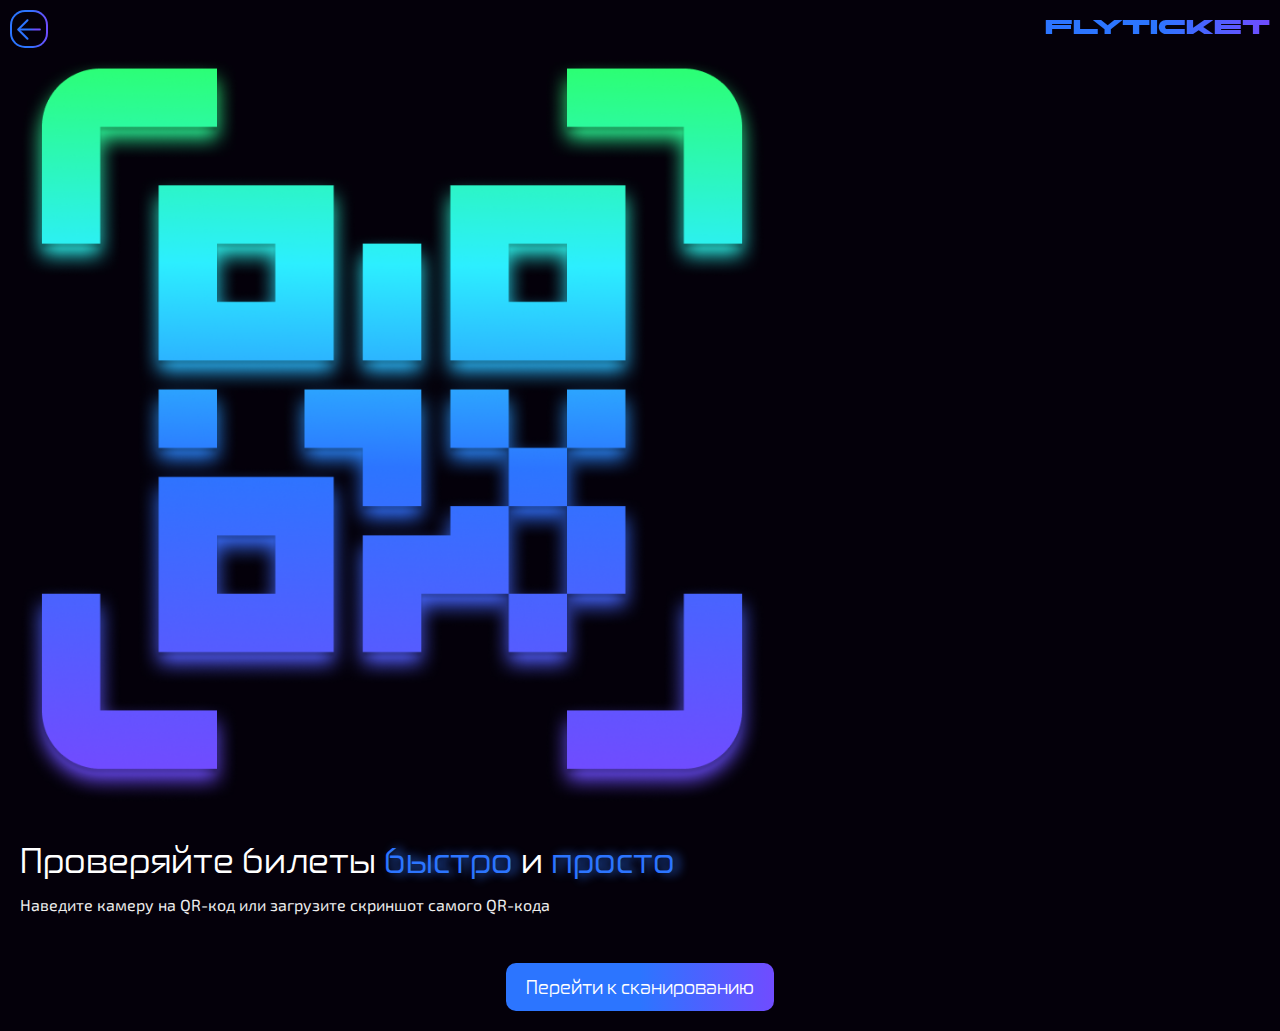
<file: index.html>
<!DOCTYPE html>
<html lang="en">
  <head>
    <meta charset="UTF-8" />
    <meta name="viewport" content="width=device-width, initial-scale=1.0" />
    <link rel="stylesheet" href="main.css" />
    <title>FlyTicket</title>
  </head>
  <body>
    <header class="header">
      <button class="back brd_grd">
        <svg
          width="73"
          height="64"
          viewBox="0 0 73 64"
          fill="none"
          xmlns="http://www.w3.org/2000/svg"
        >
          <path
            d="M6.87497 28.875H69.375C70.2038 28.875 70.9986 29.2043 71.5847 29.7903C72.1707 30.3764 72.5 31.1712 72.5 32C72.5 32.8288 72.1707 33.6237 71.5847 34.2098C70.9986 34.7958 70.2038 35.125 69.375 35.125H6.87497C6.04617 35.125 5.25131 34.7958 4.66526 34.2098C4.07921 33.6237 3.74997 32.8288 3.74997 32C3.74997 31.1712 4.07921 30.3764 4.66526 29.7903C5.25131 29.2043 6.04617 28.875 6.87497 28.875Z"
            fill="url(#paint0_linear_33_57)"
          />
          <path
            d="M8.16872 32L34.0875 57.9125C34.6743 58.4993 35.0039 59.2952 35.0039 60.125C35.0039 60.9549 34.6743 61.7507 34.0875 62.3375C33.5007 62.9243 32.7048 63.254 31.875 63.254C31.0451 63.254 30.2493 62.9243 29.6625 62.3375L1.53747 34.2125C1.24645 33.9223 1.01556 33.5774 0.858018 33.1977C0.700478 32.8181 0.619385 32.4111 0.619385 32C0.619385 31.589 0.700478 31.182 0.858018 30.8023C1.01556 30.4227 1.24645 30.0778 1.53747 29.7875L29.6625 1.66254C30.2493 1.07575 31.0451 0.746094 31.875 0.746094C32.7048 0.746094 33.5007 1.07575 34.0875 1.66254C34.6743 2.24933 35.0039 3.04519 35.0039 3.87504C35.0039 4.70489 34.6743 5.50075 34.0875 6.08754L8.16872 32Z"
            fill="url(#paint1_linear_33_57)"
          />
          <defs>
            <linearGradient
              id="paint0_linear_33_57"
              x1="0.619386"
              y1="31.6997"
              x2="72.4978"
              y2="32.4941"
              gradientUnits="userSpaceOnUse"
            >
              <stop offset="0.5" stop-color="#2C75FF" />
              <stop offset="0.755" stop-color="#704CFF" />
            </linearGradient>
            <linearGradient
              id="paint1_linear_33_57"
              x1="0.619386"
              y1="31.6997"
              x2="72.4978"
              y2="32.4941"
              gradientUnits="userSpaceOnUse"
            >
              <stop offset="0.5" stop-color="#2C75FF" />
              <stop offset="0.755" stop-color="#704CFF" />
            </linearGradient>
          </defs>
        </svg>
      </button>
      <div class="logo">FlyTicket</div>
    </header>
    <section>
      <img src="/assets/picture/qr_picture.png" class="qr_picture" />
      <h1 class="title">
        Проверяйте билеты <span>быстро</span> и <span>просто</span>
      </h1>
      <p class="prompt">
        Наведите камеру на QR-код или загрузите скриншот самого QR-кода
      </p>
      <div class="btn_scan_wrapper">
        <button id="scan" class="btn_primary btn_scan">
          Перейти к сканированию
        </button>
      </div>
    </section>
    <script src="/index.js"></script>
  </body>
</html>
</file>
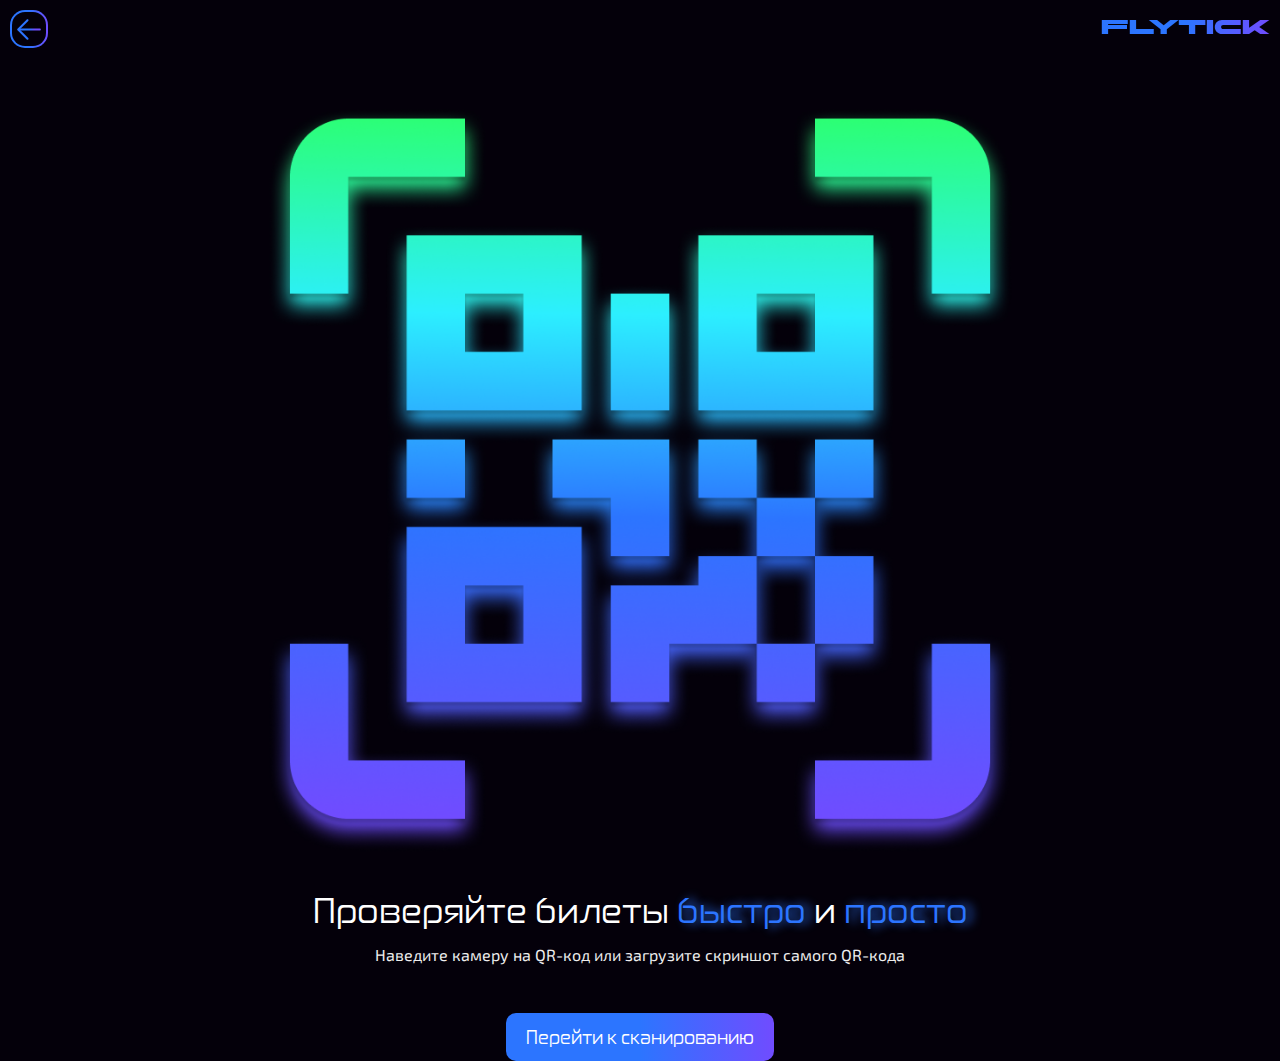
<file: landing-scan.html>
<!DOCTYPE html>
<html lang="en">

<head>
  <meta charset="UTF-8" />
  <meta name="viewport" content="width=device-width, initial-scale=1.0" />
  <link rel="stylesheet" href="main.css" />
  <title>FlyTick</title>
</head>

<body>
  <header class="header">
    <button class="back brd_grd">
      <svg width="73" height="64" viewBox="0 0 73 64" fill="none" xmlns="http://www.w3.org/2000/svg">
        <path
          d="M6.87497 28.875H69.375C70.2038 28.875 70.9986 29.2043 71.5847 29.7903C72.1707 30.3764 72.5 31.1712 72.5 32C72.5 32.8288 72.1707 33.6237 71.5847 34.2098C70.9986 34.7958 70.2038 35.125 69.375 35.125H6.87497C6.04617 35.125 5.25131 34.7958 4.66526 34.2098C4.07921 33.6237 3.74997 32.8288 3.74997 32C3.74997 31.1712 4.07921 30.3764 4.66526 29.7903C5.25131 29.2043 6.04617 28.875 6.87497 28.875Z"
          fill="url(#paint0_linear_33_57)" />
        <path
          d="M8.16872 32L34.0875 57.9125C34.6743 58.4993 35.0039 59.2952 35.0039 60.125C35.0039 60.9549 34.6743 61.7507 34.0875 62.3375C33.5007 62.9243 32.7048 63.254 31.875 63.254C31.0451 63.254 30.2493 62.9243 29.6625 62.3375L1.53747 34.2125C1.24645 33.9223 1.01556 33.5774 0.858018 33.1977C0.700478 32.8181 0.619385 32.4111 0.619385 32C0.619385 31.589 0.700478 31.182 0.858018 30.8023C1.01556 30.4227 1.24645 30.0778 1.53747 29.7875L29.6625 1.66254C30.2493 1.07575 31.0451 0.746094 31.875 0.746094C32.7048 0.746094 33.5007 1.07575 34.0875 1.66254C34.6743 2.24933 35.0039 3.04519 35.0039 3.87504C35.0039 4.70489 34.6743 5.50075 34.0875 6.08754L8.16872 32Z"
          fill="url(#paint1_linear_33_57)" />
        <defs>
          <linearGradient id="paint0_linear_33_57" x1="0.619386" y1="31.6997" x2="72.4978" y2="32.4941"
            gradientUnits="userSpaceOnUse">
            <stop offset="0.5" stop-color="#2C75FF" />
            <stop offset="0.755" stop-color="#704CFF" />
          </linearGradient>
          <linearGradient id="paint1_linear_33_57" x1="0.619386" y1="31.6997" x2="72.4978" y2="32.4941"
            gradientUnits="userSpaceOnUse">
            <stop offset="0.5" stop-color="#2C75FF" />
            <stop offset="0.755" stop-color="#704CFF" />
          </linearGradient>
        </defs>
      </svg>
    </button>
    <div class="logo">FlyTick</div>
  </header>
  <section class="landing-scan_section">
    <img src="assets/picture/qr_picture.png" class="qr_picture" />
    <h1 class="title">
      Проверяйте билеты <span>быстро</span> и <span>просто</span>
    </h1>
    <p class="prompt">
      Наведите камеру на QR-код или загрузите скриншот самого QR-кода
    </p>
    <div class="btn_scan_wrapper">
      <button id="scan" class="btn_primary btn_scan">
        Перейти к сканированию
      </button>
    </div>
  </section>
  <script src="landing-scan.js"></script>
</body>

</html>
</file>
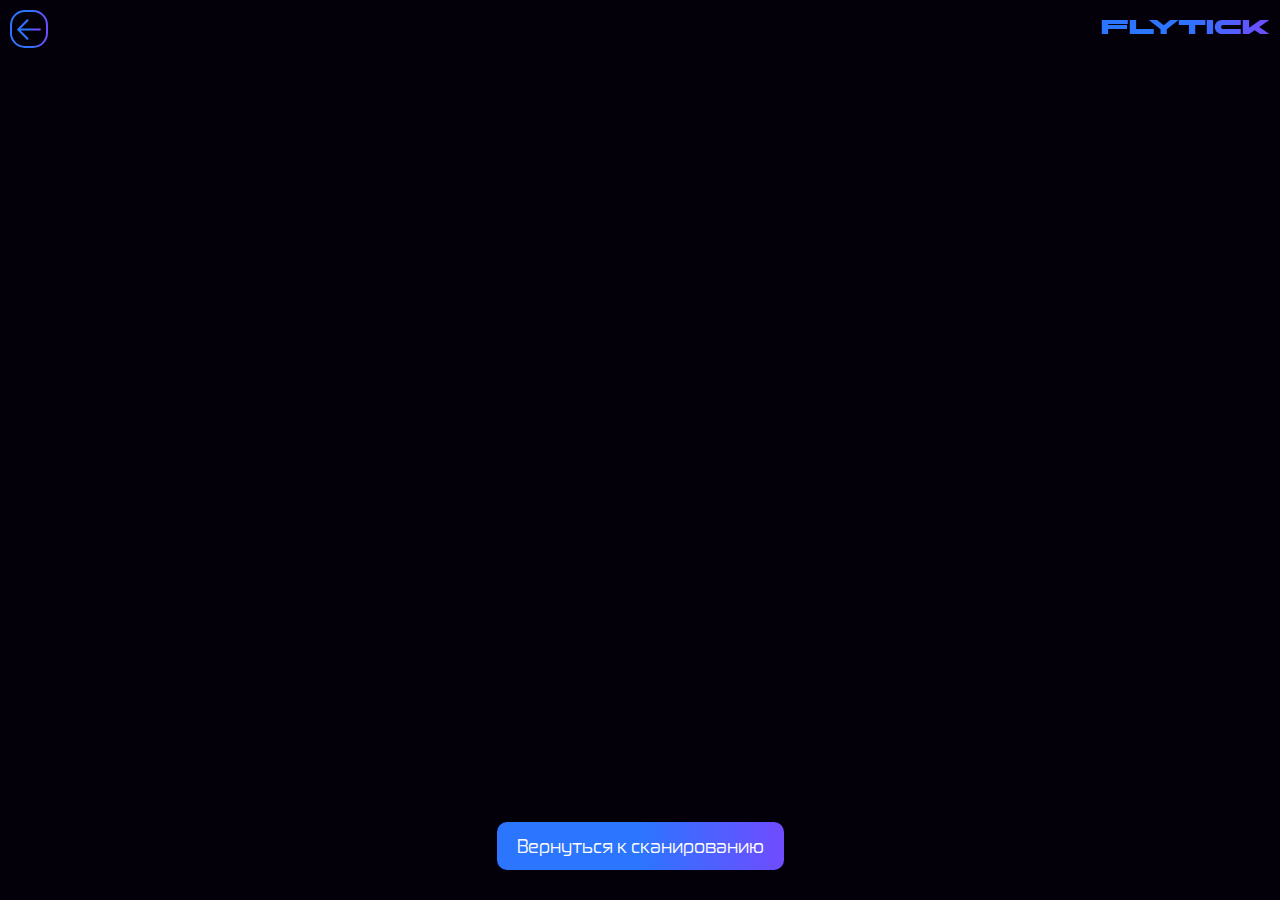
<file: scan-result.html>
<!DOCTYPE html>
<html lang="en">
  <head>
    <meta charset="UTF-8" />
    <meta name="viewport" content="width=device-width, initial-scale=1.0" />
    <link rel="stylesheet" href="main.css" />
    <title>FlyTick</title>
  </head>
  <body>
    <header class="header">
      <button class="back brd_grd">
        <svg
          width="73"
          height="64"
          viewBox="0 0 73 64"
          fill="none"
          xmlns="http://www.w3.org/2000/svg"
        >
          <path
            d="M6.87497 28.875H69.375C70.2038 28.875 70.9986 29.2043 71.5847 29.7903C72.1707 30.3764 72.5 31.1712 72.5 32C72.5 32.8288 72.1707 33.6237 71.5847 34.2098C70.9986 34.7958 70.2038 35.125 69.375 35.125H6.87497C6.04617 35.125 5.25131 34.7958 4.66526 34.2098C4.07921 33.6237 3.74997 32.8288 3.74997 32C3.74997 31.1712 4.07921 30.3764 4.66526 29.7903C5.25131 29.2043 6.04617 28.875 6.87497 28.875Z"
            fill="url(#paint0_linear_33_57)"
          />
          <path
            d="M8.16872 32L34.0875 57.9125C34.6743 58.4993 35.0039 59.2952 35.0039 60.125C35.0039 60.9549 34.6743 61.7507 34.0875 62.3375C33.5007 62.9243 32.7048 63.254 31.875 63.254C31.0451 63.254 30.2493 62.9243 29.6625 62.3375L1.53747 34.2125C1.24645 33.9223 1.01556 33.5774 0.858018 33.1977C0.700478 32.8181 0.619385 32.4111 0.619385 32C0.619385 31.589 0.700478 31.182 0.858018 30.8023C1.01556 30.4227 1.24645 30.0778 1.53747 29.7875L29.6625 1.66254C30.2493 1.07575 31.0451 0.746094 31.875 0.746094C32.7048 0.746094 33.5007 1.07575 34.0875 1.66254C34.6743 2.24933 35.0039 3.04519 35.0039 3.87504C35.0039 4.70489 34.6743 5.50075 34.0875 6.08754L8.16872 32Z"
            fill="url(#paint1_linear_33_57)"
          />
          <defs>
            <linearGradient
              id="paint0_linear_33_57"
              x1="0.619386"
              y1="31.6997"
              x2="72.4978"
              y2="32.4941"
              gradientUnits="userSpaceOnUse"
            >
              <stop offset="0.5" stop-color="#2C75FF" />
              <stop offset="0.755" stop-color="#704CFF" />
            </linearGradient>
            <linearGradient
              id="paint1_linear_33_57"
              x1="0.619386"
              y1="31.6997"
              x2="72.4978"
              y2="32.4941"
              gradientUnits="userSpaceOnUse"
            >
              <stop offset="0.5" stop-color="#2C75FF" />
              <stop offset="0.755" stop-color="#704CFF" />
            </linearGradient>
          </defs>
        </svg>
      </button>
      <div class="logo">FlyTick</div>
    </header>
    <section class="scan-result">
        <div class="loader">
            <div class="cell d-0"></div>
            <div class="cell d-1"></div>
            <div class="cell d-2"></div>
          
            <div class="cell d-1"></div>
            <div class="cell d-2"></div>
            
            
            <div class="cell d-2"></div>
            <div class="cell d-3"></div>
            
            
            <div class="cell d-3"></div>
            <div class="cell d-4"></div>
            
            
          </div>
      <div class="success-result hidden">
        <div class="success-message">Билет актуален! Welcome!</div>
        <!-- <div class="success-title">Билет актуален!</div> -->
        <div class="tickets-img"></div>
      </div>
      <div class="error-result hidden">
        <div class="error-message">Билет не найден! Может пришли не туда? Обратитесь к администратору</div>
        <!-- <div class="error-title">Билет не найден!</div> -->
        <div class="error-img"></div>
      </div>
      <div class="warning-result hidden">
        <div class="warning-message">Время входа прошло! За опоздание придется платить... Обратитесь к администратору</div>
        <!-- <div class="warning-title">Время входа прошло!</div> -->
        <div class="warning-img"></div>
      </div>
      <div class="back_scan_wrapper">
        <button class="btn_primary">Вернуться к сканированию</button>
      </div>
    </section>
    <script src="scan-result.js"></script>
  </body>
</html>
</file>
<file: main.css>
@import "styles/normalize.css";
@import "styles/reset.css";
@import "styles/create-flyer.css";
@import "styles/scan-result.css";

@font-face {
  font-family: "Roboto-Regular";
  font-weight: 400;
  src: url("./fonts/Roboto-Regular.ttf");
}

@font-face {
  font-family: "Roboto-Medium";
  font-weight: 500;
  src: url("./fonts/Roboto-Medium.ttf");
}

@font-face {
  font-family: "Roboto-Bold";
  font-weight: 600;
  src: url("./fonts/Roboto-Bold.ttf");
}

@font-face {
  font-family: "Roboto-Black";
  font-weight: 700;
  src: url("./fonts/Roboto-Black.ttf");
}

@font-face {
  font-family: "HomeVideo-Regular";
  font-weight: 400;
  src: url("./fonts/HomeVideo-Regular.otf");
}

@font-face {
  font-family: "HomeVideo-Bold";
  font-weight: 700;
  src: url("./fonts/HomeVideo-Bold.otf");
}

@font-face {
  font-family: "GALS";
  font-weight: 400;
  src: url("./fonts/GALS.ttf");
}

@font-face {
  font-family: "Akony";
  font-weight: 600;
  src: url("./fonts/AKONY.ttf");
}

@font-face {
  font-family: "Zekton";
  font-weight: 600;
  src: url("./fonts/zekton.ttf");
}

@font-face {
  font-family: "Exo2-Black";
  font-weight: 900;
  src: url("./fonts/Exo2-Black.ttf");
}

@font-face {
  font-family: "Exo2-Bold";
  font-weight: 600;
  src: url("./fonts/Exo2-Bold.ttf");
}

@font-face {
  font-family: "Exo2-Regular";
  font-weight: 400;
  src: url("./fonts/Exo2-Regular.ttf");
}

:root {
  --primary-blue: #2c75ff;
  --accent-green: #2cff75;
  --accent-cyan: #2cefff;
  --accent-purple: #704cff;
  --accent-red: #ff2c4c;
  --orange-bold: #ff6c2c;
  --orange-medium: #FF7C2C;
  --orange-light: #FF9C2C;
  --text-light: #ffffff;
  --text-grey: #eeeeee;
  --text-grey-2: #eeeeeeab;
  --text-dark: #333333;
  --bs-btn-border-radius: 10px;
  --bs-body-bg: #04000a;
  --bs-mask-bg: #000309;
  --gradient-primary: linear-gradient(
    90deg,
    rgba(44, 117, 255, 1) 50%,
    rgba(112, 76, 255, 1) 100%
  );
}

body {
  font-family: "Exo2-Regular";
  background: var(--bs-body-bg);
  margin: 0;
  padding: 0;
  height: 100vh;
  color: var(--text-light);
}

body.overflow {
  overflow: hidden;
}

header {
  display: flex;
  justify-content: space-between;
  align-items: center;
  padding: 10px;
}

.logo {
  background: linear-gradient(
    90deg,
    rgba(44, 117, 255, 1) 50%,
    rgba(112, 76, 255, 1) 100%
  );
  -webkit-background-clip: text;
  -webkit-text-fill-color: transparent;
  background-clip: text;
  color: transparent;
  font-size: 20px;
  font-family: "Akony";
}

section {
  padding: 0 20px 20px;
}

.landing-scan_section {
  padding-top: 50px;
  height: calc(100vh - 58px);
  display: flex;
  flex-direction: column;
  align-items: center;
  justify-content: space-around
}

.title {
  white-space: normal;
  word-wrap: break-word;
  margin-top: 40px;
  font-family: "Zekton";
  font-size: 35px;
}

.title span {
  color: var(--primary-blue);
  text-shadow: 6px 0px 10px rgba(44,117,255,0.9);
}

header .back,
.setting-menu_close,
.setting-menu_back {
  padding: 5px;
  width: 38px;
  height: 38px;
  display: flex;
  align-items: center;
  justify-content: center;
  border-radius: 15px;
}

.brd_grd,
.setting-menu_close,
.setting-menu_back {
  border: 2px solid transparent;
  background: linear-gradient(var(--bs-body-bg), var(--bs-body-bg)) padding-box,
    linear-gradient(
        90deg,
        rgba(44, 117, 255, 1) 50%,
        rgba(112, 76, 255, 1) 100%
      )
      border-box;
}

.brd_grd_white {
  border: 2px solid transparent;
  border-radius: 20px;
  background: linear-gradient(white, white) padding-box,
    linear-gradient(
        90deg,
        rgba(44, 117, 255, 1) 50%,
        rgba(112, 76, 255, 1) 100%
      )
      border-box;
}

.back svg {
  width: 25px;
  height: 25px;
}

.prompt {
  padding-top: 20px;
  font-size: 16px;
  color: var(--text-grey);
}

.qr_picture {
  width: 60%;
  height: auto;
  aspect-ratio: 1;
}

.btn_primary {
  display: block;
  background: rgb(44, 117, 255);
  background: linear-gradient(
    90deg,
    rgba(44, 117, 255, 1) 50%,
    rgba(112, 76, 255, 1) 100%
  );
  color: var(--text-light);
  border: none;
  padding: 13px 20px;
  border-radius: var(--bs-btn-border-radius);
  cursor: pointer;
 font-family: "Zekton";
  font-size: 18px;
  margin: auto;
  margin-top: 50px;
  transition: all 0.2s ease-in-out;
}

.btn_secondary {
  cursor: pointer;
  font-family: "Zekton";
  font-size: 18px;
  color: var(--text-dark);
  border: 2px solid transparent;
  padding: 13px 20px;
  border-radius: var(--bs-btn-border-radius);
  background: linear-gradient(white, white) padding-box,
    linear-gradient(
        90deg,
        rgba(44, 117, 255, 1) 50%,
        rgba(112, 76, 255, 1) 100%
      )
      border-box;
}

.btn_scan {
  position: relative;
  z-index: 0;
}

.shadow {
  content: "";
  background: url("./assets/picture/shadow_ellipse.png");
  background-position: center;
  background-size: contain;
  background-repeat: no-repeat;
  display: block;
  width: 424px;
  height: 379px;
  position: absolute;
  top: -70px;
  left: 70px;
  z-index: -1;
}

.mask {
  position: fixed;
  top: 0;
  left: 0;
  z-index: 11000;
  width: 0;
  height: 0;
  background-color: var(--bs-mask-bg);
  opacity: 0;
  pointer-events: none;
  -webkit-transition: opacity 0.2s linear;
  transition: opacity 0.2s linear;
}

.mask.visible {
  width: 100%;
  height: 100vh;
  opacity: 0.8;
  pointer-events: auto;
}

.popup_box {
  position: fixed;
  z-index: 11001;
  pointer-events: none;
  left: 50%;
  top: 50%;
  transform: translate(-50%, -50%);
  display: flex;
  flex-direction: column;
  align-items: center;
  justify-content: space-evenly;
  width: 80%;
  min-height: 200px;
  background-color: var(--text-light);
  border-radius: var(--bs-btn-border-radius);
  padding: 20px;
  opacity: 0;
  -webkit-transition: opacity 0.2s linear 0s;
  transition: opacity 0.2s linear 0s;
}

.popup_box.visible {
  opacity: 1;
  pointer-events: auto;
}

.popup_btns_box {
  width: 100%;
  display: flex;
  align-items: center;
  justify-content: space-between;
}

.popup_btns_box button {
  margin: 0;
  height: 51px;
}

.popup_text {
  font-size: 20px;
  font-family: "Exo2-Regular";
  color: var(--text-dark);
  text-align: center;
}
</file>
